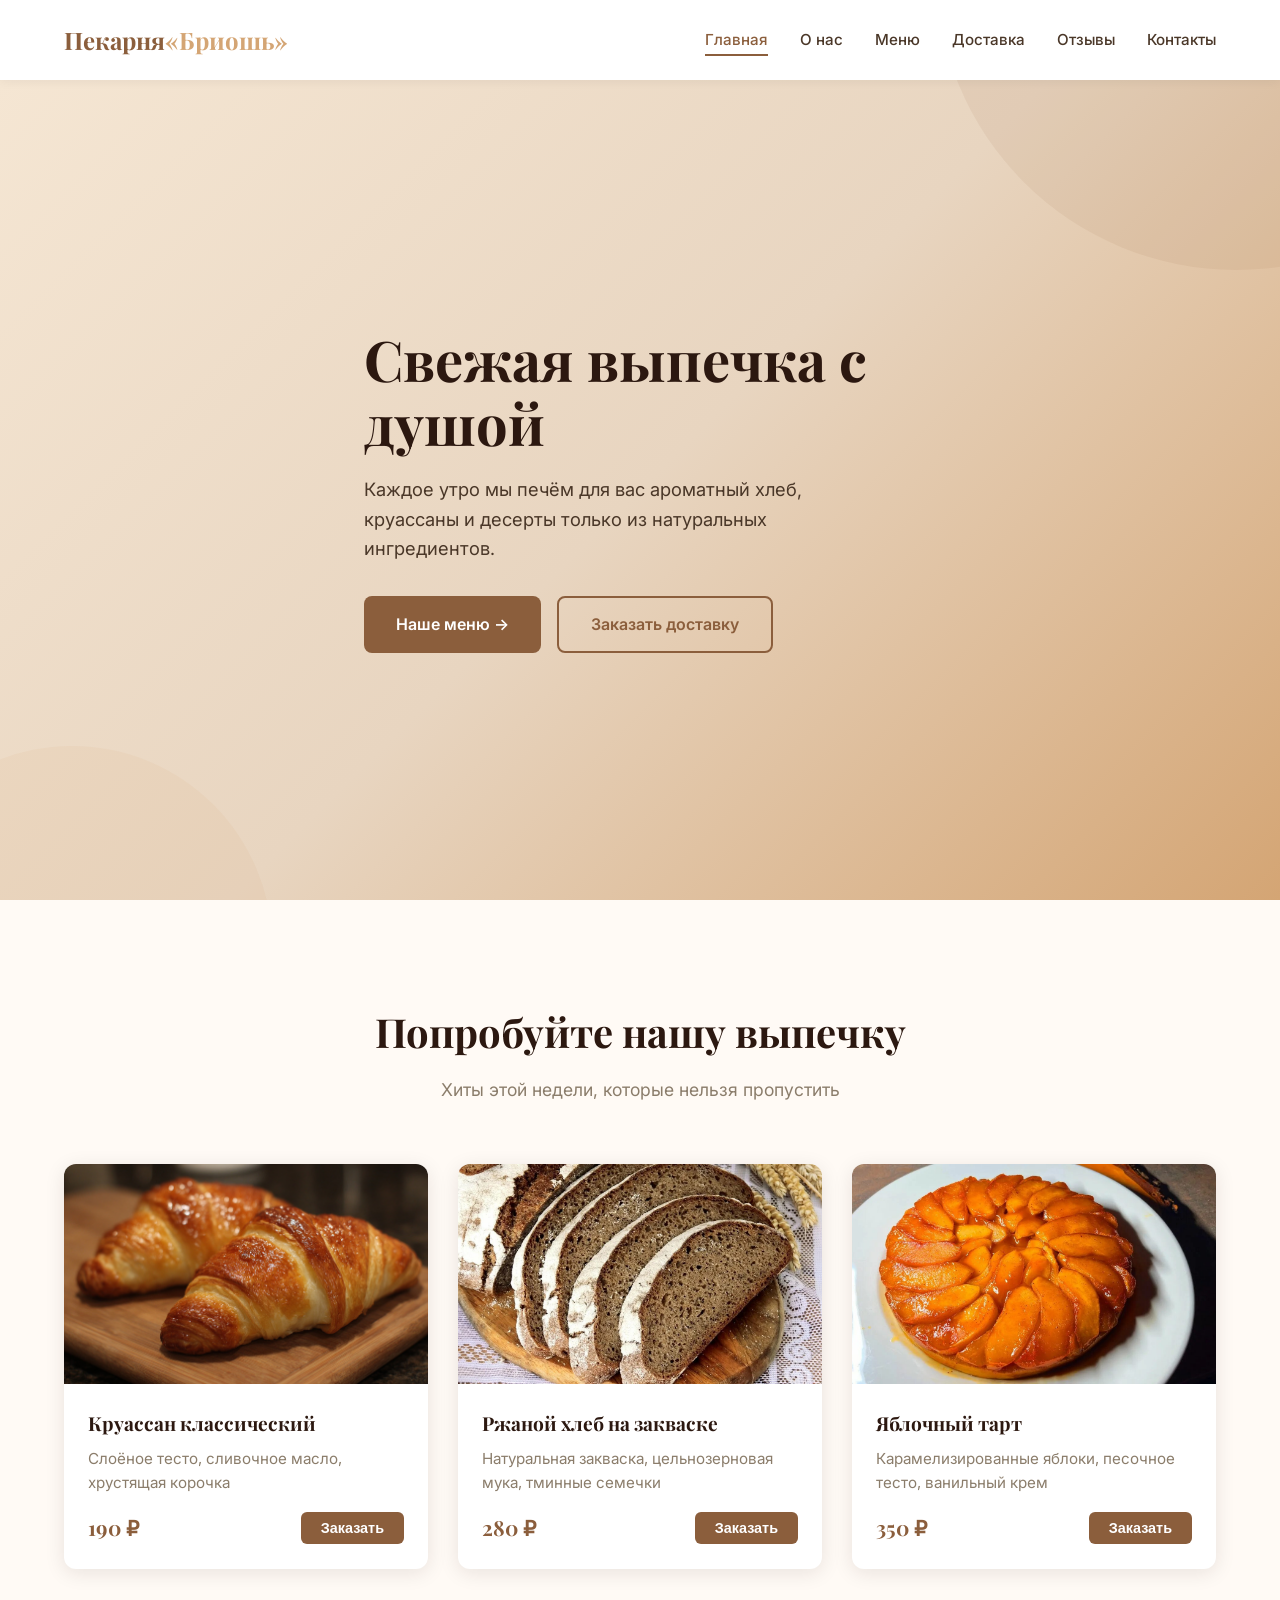
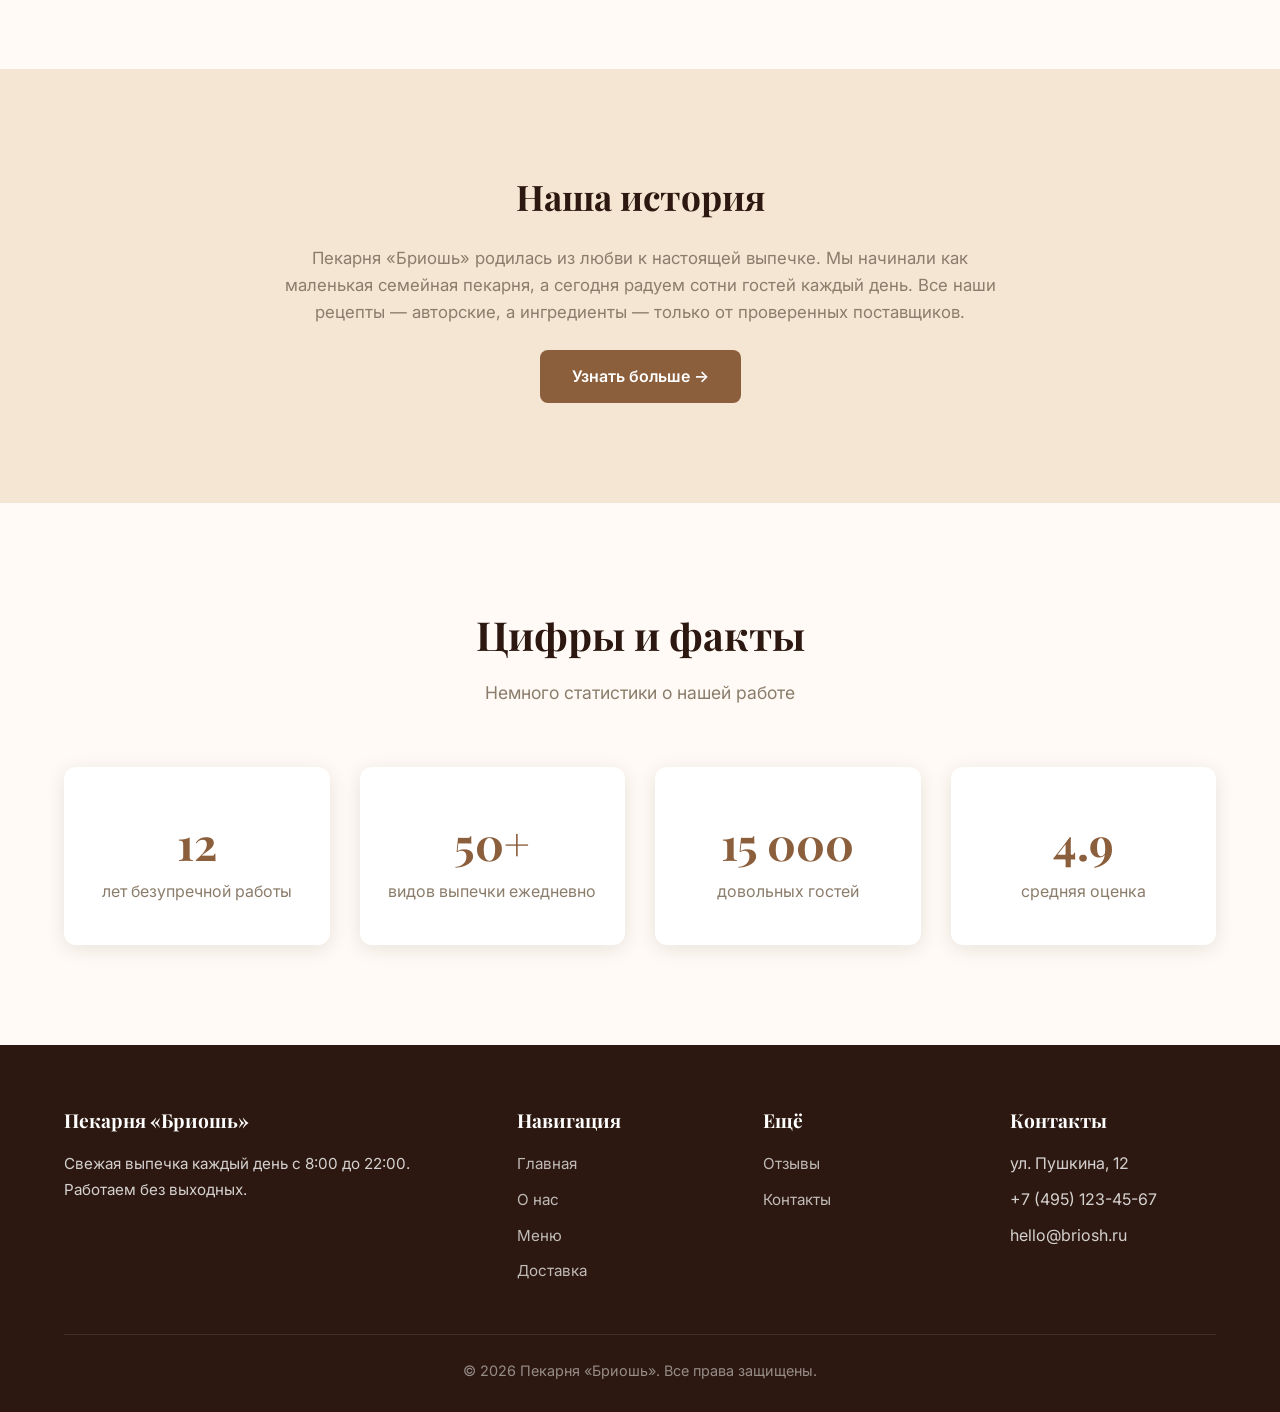
<file: index.html>
<!DOCTYPE html>
<html lang="ru">
<head>
  <meta charset="UTF-8">
  <meta name="viewport" content="width=device-width, initial-scale=1.0">
  <title>Пекарня «Бриошь» — Свежая выпечка каждый день</title>
  <link rel="stylesheet" href="styles.css">
</head>
<body>

<header class="header">
  <div class="container header-inner">
    <a href="index.html" class="logo">Пекарня<span>«Бриошь»</span></a>
    <nav class="nav">
      <a href="index.html">Главная</a>
      <a href="about.html">О нас</a>
      <a href="menu.html">Меню</a>
      <a href="delivery.html">Доставка</a>
      <a href="reviews.html">Отзывы</a>
      <a href="contacts.html">Контакты</a>
    </nav>
    <button class="burger" aria-label="Меню">
      <span></span><span></span><span></span>
    </button>
  </div>
</header>

<section class="hero">
  <div class="container hero-content">
    <h1>Свежая выпечка с душой</h1>
    <p>Каждое утро мы печём для вас ароматный хлеб, круассаны и десерты только из натуральных ингредиентов.</p>
    <div class="hero-buttons">
      <a href="menu.html" class="btn btn-primary">Наше меню →</a>
      <a href="delivery.html" class="btn btn-outline">Заказать доставку</a>
    </div>
  </div>
</section>

<section class="section">
  <div class="container">
    <h2 class="section-title fade-in">Попробуйте нашу выпечку</h2>
    <p class="section-subtitle fade-in">Хиты этой недели, которые нельзя пропустить</p>
    <div class="featured-grid">

      <div class="product-card fade-in">
        <img class="product-img" src="croissant.jpg" alt="Круассан">
        <div class="product-body">
          <h3>Круассан классический</h3>
          <p>Слоёное тесто, сливочное масло, хрустящая корочка</p>
          <div class="product-footer">
            <span class="product-price">190 ₽</span>
            <button class="btn btn-primary btn-small">Заказать</button>
          </div>
        </div>
      </div>

      <div class="product-card fade-in">
        <img class="product-img" src="bread.jpg" alt="Ржаной хлеб">
        <div class="product-body">
          <h3>Ржаной хлеб на закваске</h3>
          <p>Натуральная закваска, цельнозерновая мука, тминные семечки</p>
          <div class="product-footer">
            <span class="product-price">280 ₽</span>
            <button class="btn btn-primary btn-small">Заказать</button>
          </div>
        </div>
      </div>

      <div class="product-card fade-in">
        <img class="product-img" src="tart.jpg" alt="Яблочный тарт">
        <div class="product-body">
          <h3>Яблочный тарт</h3>
          <p>Карамелизированные яблоки, песочное тесто, ванильный крем</p>
          <div class="product-footer">
            <span class="product-price">350 ₽</span>
            <button class="btn btn-primary btn-small">Заказать</button>
          </div>
        </div>
      </div>

    </div>
  </div>
</section>

<section class="section" style="background: var(--accent);">
  <div class="container">
    <div class="about-preview" style="grid-template-columns: 1fr;">
      <div class="fade-in" style="text-align: center; max-width: 720px; margin: 0 auto;">
        <h2>Наша история</h2>
        <p>Пекарня «Бриошь» родилась из любви к настоящей выпечке. Мы начинали как маленькая семейная пекарня, а сегодня радуем сотни гостей каждый день. Все наши рецепты — авторские, а ингредиенты — только от проверенных поставщиков.</p>
        <a href="about.html" class="btn btn-primary">Узнать больше →</a>
      </div>
    </div>
  </div>
</section>

<section class="section">
  <div class="container">
    <h2 class="section-title fade-in">Цифры и факты</h2>
    <p class="section-subtitle fade-in">Немного статистики о нашей работе</p>
    <div class="stats-grid">
      <div class="stat-item fade-in">
        <span class="stat-number">12</span>
        <span class="stat-label">лет безупречной работы</span>
      </div>
      <div class="stat-item fade-in">
        <span class="stat-number">50+</span>
        <span class="stat-label">видов выпечки ежедневно</span>
      </div>
      <div class="stat-item fade-in">
        <span class="stat-number">15 000</span>
        <span class="stat-label">довольных гостей</span>
      </div>
      <div class="stat-item fade-in">
        <span class="stat-number">4.9</span>
        <span class="stat-label">средняя оценка</span>
      </div>
    </div>
  </div>
</section>

<footer class="footer">
  <div class="container">
    <div class="footer-grid">
      <div>
        <h3>Пекарня «Бриошь»</h3>
        <p>Свежая выпечка каждый день с 8:00 до 22:00. Работаем без выходных.</p>
      </div>
      <div>
        <h3>Навигация</h3>
        <ul class="footer-links">
          <li><a href="index.html">Главная</a></li>
          <li><a href="about.html">О нас</a></li>
          <li><a href="menu.html">Меню</a></li>
          <li><a href="delivery.html">Доставка</a></li>
        </ul>
      </div>
      <div>
        <h3>Ещё</h3>
        <ul class="footer-links">
          <li><a href="reviews.html">Отзывы</a></li>
          <li><a href="contacts.html">Контакты</a></li>
        </ul>
      </div>
      <div>
        <h3>Контакты</h3>
        <ul class="footer-links">
          <li>ул. Пушкина, 12</li>
          <li>+7 (495) 123-45-67</li>
          <li>hello@briosh.ru</li>
        </ul>
      </div>
    </div>
    <div class="footer-bottom">
      © 2026 Пекарня «Бриошь». Все права защищены.
    </div>
  </div>
</footer>

<script src="script.js"></script>
</body>
</html>
</file>
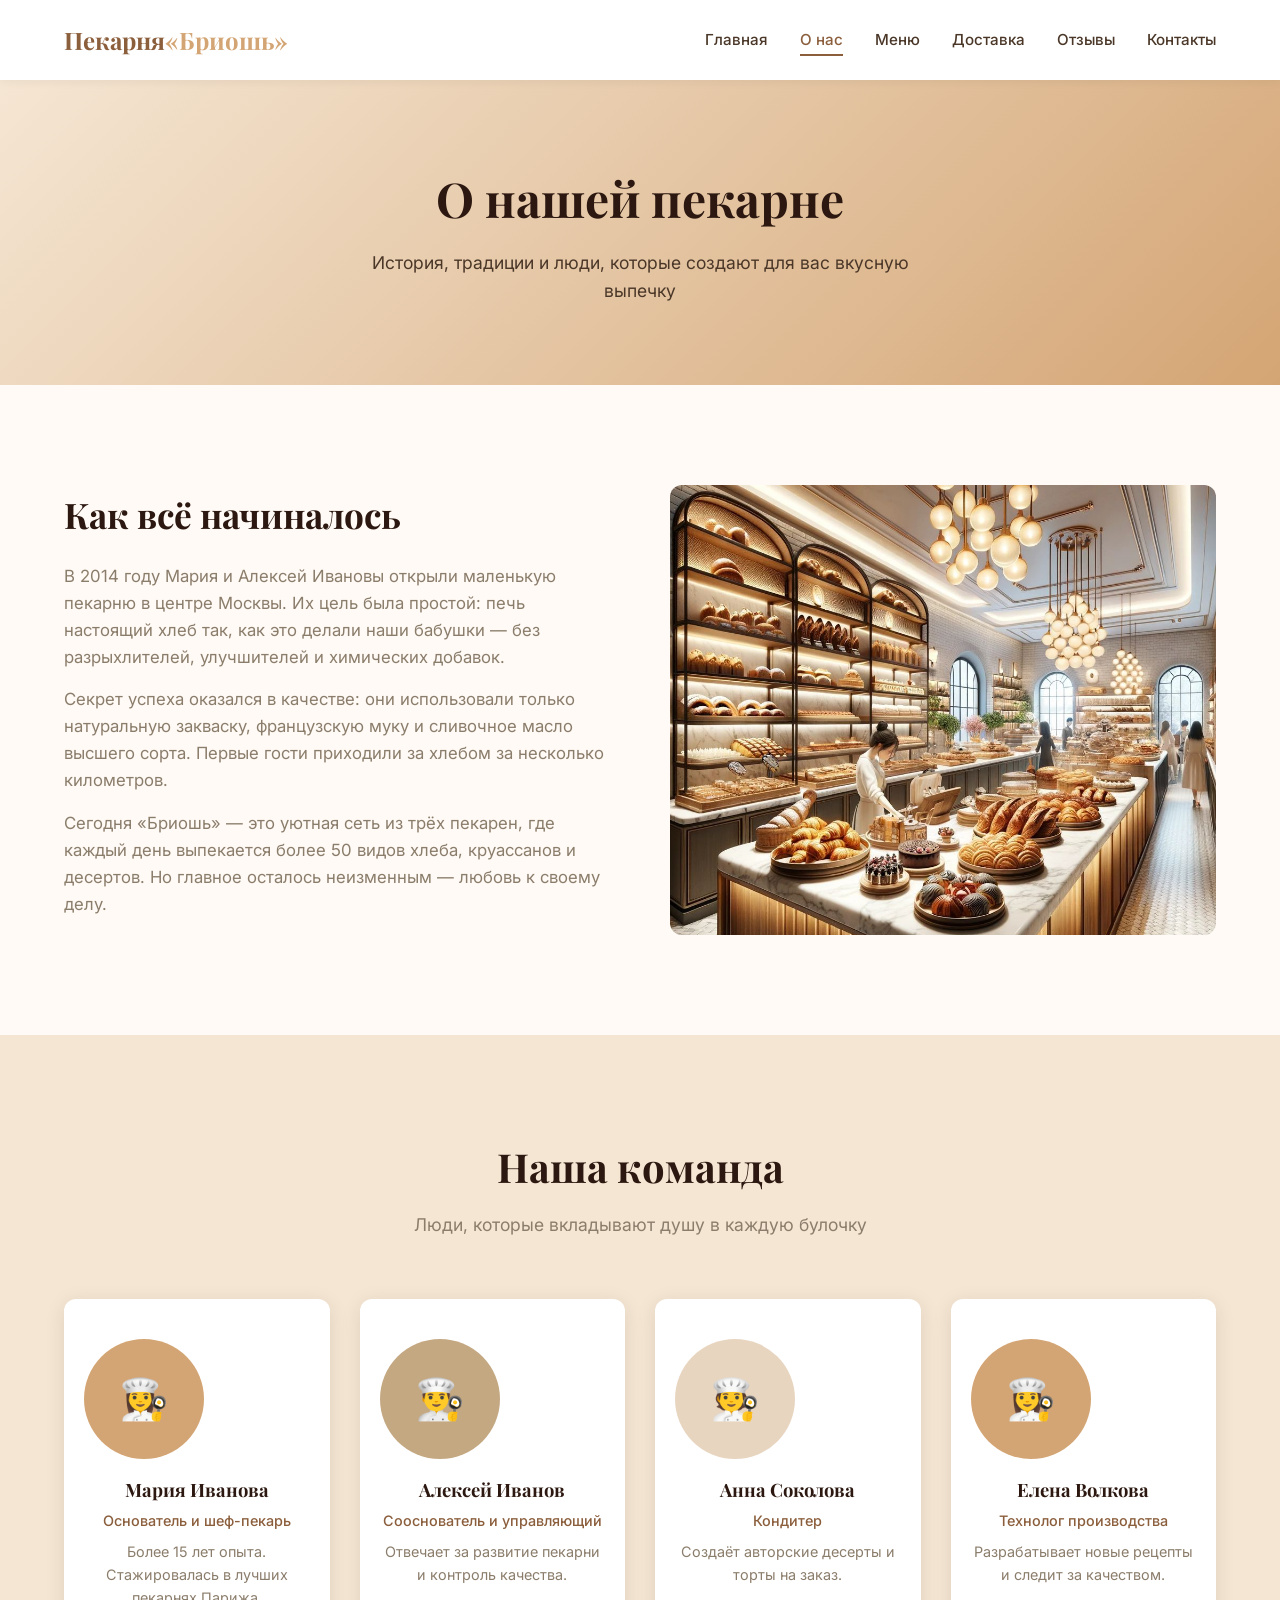
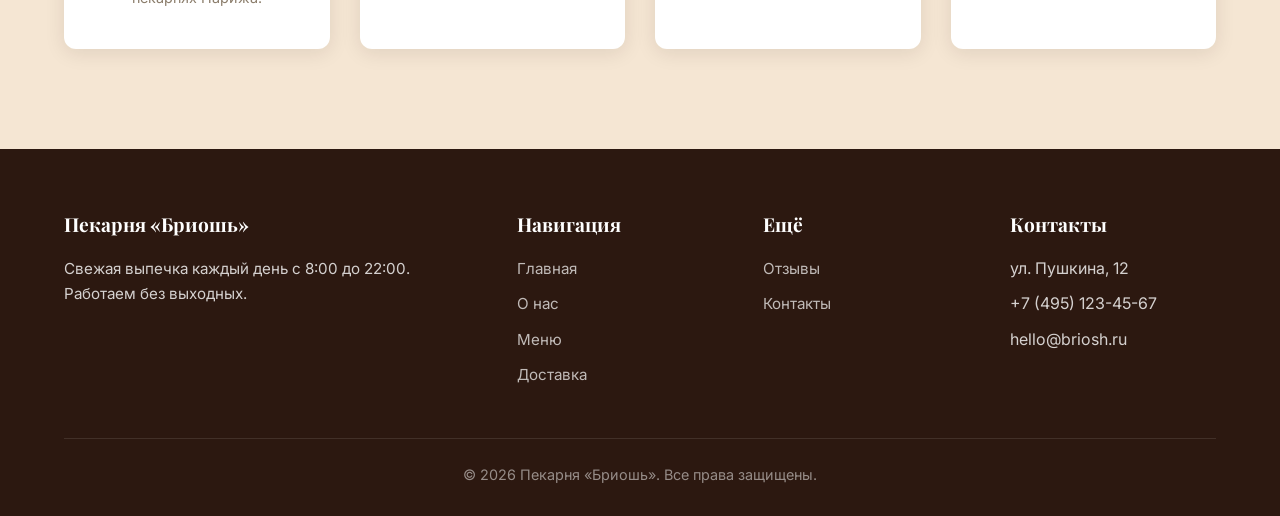
<file: about.html>
<!DOCTYPE html>
<html lang="ru">
<head>
  <meta charset="UTF-8">
  <meta name="viewport" content="width=device-width, initial-scale=1.0">
  <title>О нас — Пекарня «Бриошь»</title>
  <link rel="stylesheet" href="styles.css">
</head>
<body>

<header class="header">
  <div class="container header-inner">
    <a href="index.html" class="logo">Пекарня<span>«Бриошь»</span></a>
    <nav class="nav">
      <a href="index.html">Главная</a>
      <a href="about.html">О нас</a>
      <a href="menu.html">Меню</a>
      <a href="delivery.html">Доставка</a>
      <a href="reviews.html">Отзывы</a>
      <a href="contacts.html">Контакты</a>
    </nav>
    <button class="burger" aria-label="Меню">
      <span></span><span></span><span></span>
    </button>
  </div>
</header>

<section class="page-header">
  <div class="container">
    <h1>О нашей пекарне</h1>
    <p>История, традиции и люди, которые создают для вас вкусную выпечку</p>
  </div>
</section>

<section class="section">
  <div class="container">
    <div class="about-story">
      <div class="fade-in">
        <h2>Как всё начиналось</h2>
        <p>В 2014 году Мария и Алексей Ивановы открыли маленькую пекарню в центре Москвы. Их цель была простой: печь настоящий хлеб так, как это делали наши бабушки — без разрыхлителей, улучшителей и химических добавок.</p>
        <p>Секрет успеха оказался в качестве: они использовали только натуральную закваску, французскую муку и сливочное масло высшего сорта. Первые гости приходили за хлебом за несколько километров.</p>
        <p>Сегодня «Бриошь» — это уютная сеть из трёх пекарен, где каждый день выпекается более 50 видов хлеба, круассанов и десертов. Но главное осталось неизменным — любовь к своему делу.</p>
      </div>
      <img class="about-story-img fade-in" src="bakery-interior.jpg" alt="Интерьер пекарни">
    </div>
  </div>
</section>

<section class="section" style="background: var(--accent);">
  <div class="container">
    <h2 class="section-title fade-in">Наша команда</h2>
    <p class="section-subtitle fade-in">Люди, которые вкладывают душу в каждую булочку</p>
    <div class="team-grid">

      <div class="team-card fade-in">
        <div class="team-img" style="background: #D4A574; display: flex; align-items: center; justify-content: center; font-size: 2.5rem; color: white;">👩‍🍳</div>
        <h3>Мария Иванова</h3>
        <p class="role">Основатель и шеф-пекарь</p>
        <p style="color: var(--text-light); font-size: 0.9rem; margin-top: 8px;">Более 15 лет опыта. Стажировалась в лучших пекарнях Парижа.</p>
      </div>

      <div class="team-card fade-in">
        <div class="team-img" style="background: #C4A882; display: flex; align-items: center; justify-content: center; font-size: 2.5rem; color: white;">👨‍🍳</div>
        <h3>Алексей Иванов</h3>
        <p class="role">Сооснователь и управляющий</p>
        <p style="color: var(--text-light); font-size: 0.9rem; margin-top: 8px;">Отвечает за развитие пекарни и контроль качества.</p>
      </div>

      <div class="team-card fade-in">
        <div class="team-img" style="background: #E8D5C0; display: flex; align-items: center; justify-content: center; font-size: 2.5rem; color: white;">🧑‍🍳</div>
        <h3>Анна Соколова</h3>
        <p class="role">Кондитер</p>
        <p style="color: var(--text-light); font-size: 0.9rem; margin-top: 8px;">Создаёт авторские десерты и торты на заказ.</p>
      </div>

      <div class="team-card fade-in">
        <div class="team-img" style="background: #D4A574; display: flex; align-items: center; justify-content: center; font-size: 2.5rem; color: white;">👩‍🍳</div>
        <h3>Елена Волкова</h3>
        <p class="role">Технолог производства</p>
        <p style="color: var(--text-light); font-size: 0.9rem; margin-top: 8px;">Разрабатывает новые рецепты и следит за качеством.</p>
      </div>

    </div>
  </div>
</section>

<footer class="footer">
  <div class="container">
    <div class="footer-grid">
      <div>
        <h3>Пекарня «Бриошь»</h3>
        <p>Свежая выпечка каждый день с 8:00 до 22:00. Работаем без выходных.</p>
      </div>
      <div>
        <h3>Навигация</h3>
        <ul class="footer-links">
          <li><a href="index.html">Главная</a></li>
          <li><a href="about.html">О нас</a></li>
          <li><a href="menu.html">Меню</a></li>
          <li><a href="delivery.html">Доставка</a></li>
        </ul>
      </div>
      <div>
        <h3>Ещё</h3>
        <ul class="footer-links">
          <li><a href="reviews.html">Отзывы</a></li>
          <li><a href="contacts.html">Контакты</a></li>
        </ul>
      </div>
      <div>
        <h3>Контакты</h3>
        <ul class="footer-links">
          <li>ул. Пушкина, 12</li>
          <li>+7 (495) 123-45-67</li>
          <li>hello@briosh.ru</li>
        </ul>
      </div>
    </div>
    <div class="footer-bottom">
      © 2026 Пекарня «Бриошь». Все права защищены.
    </div>
  </div>
</footer>

<script src="script.js"></script>
</body>
</html>
</file>
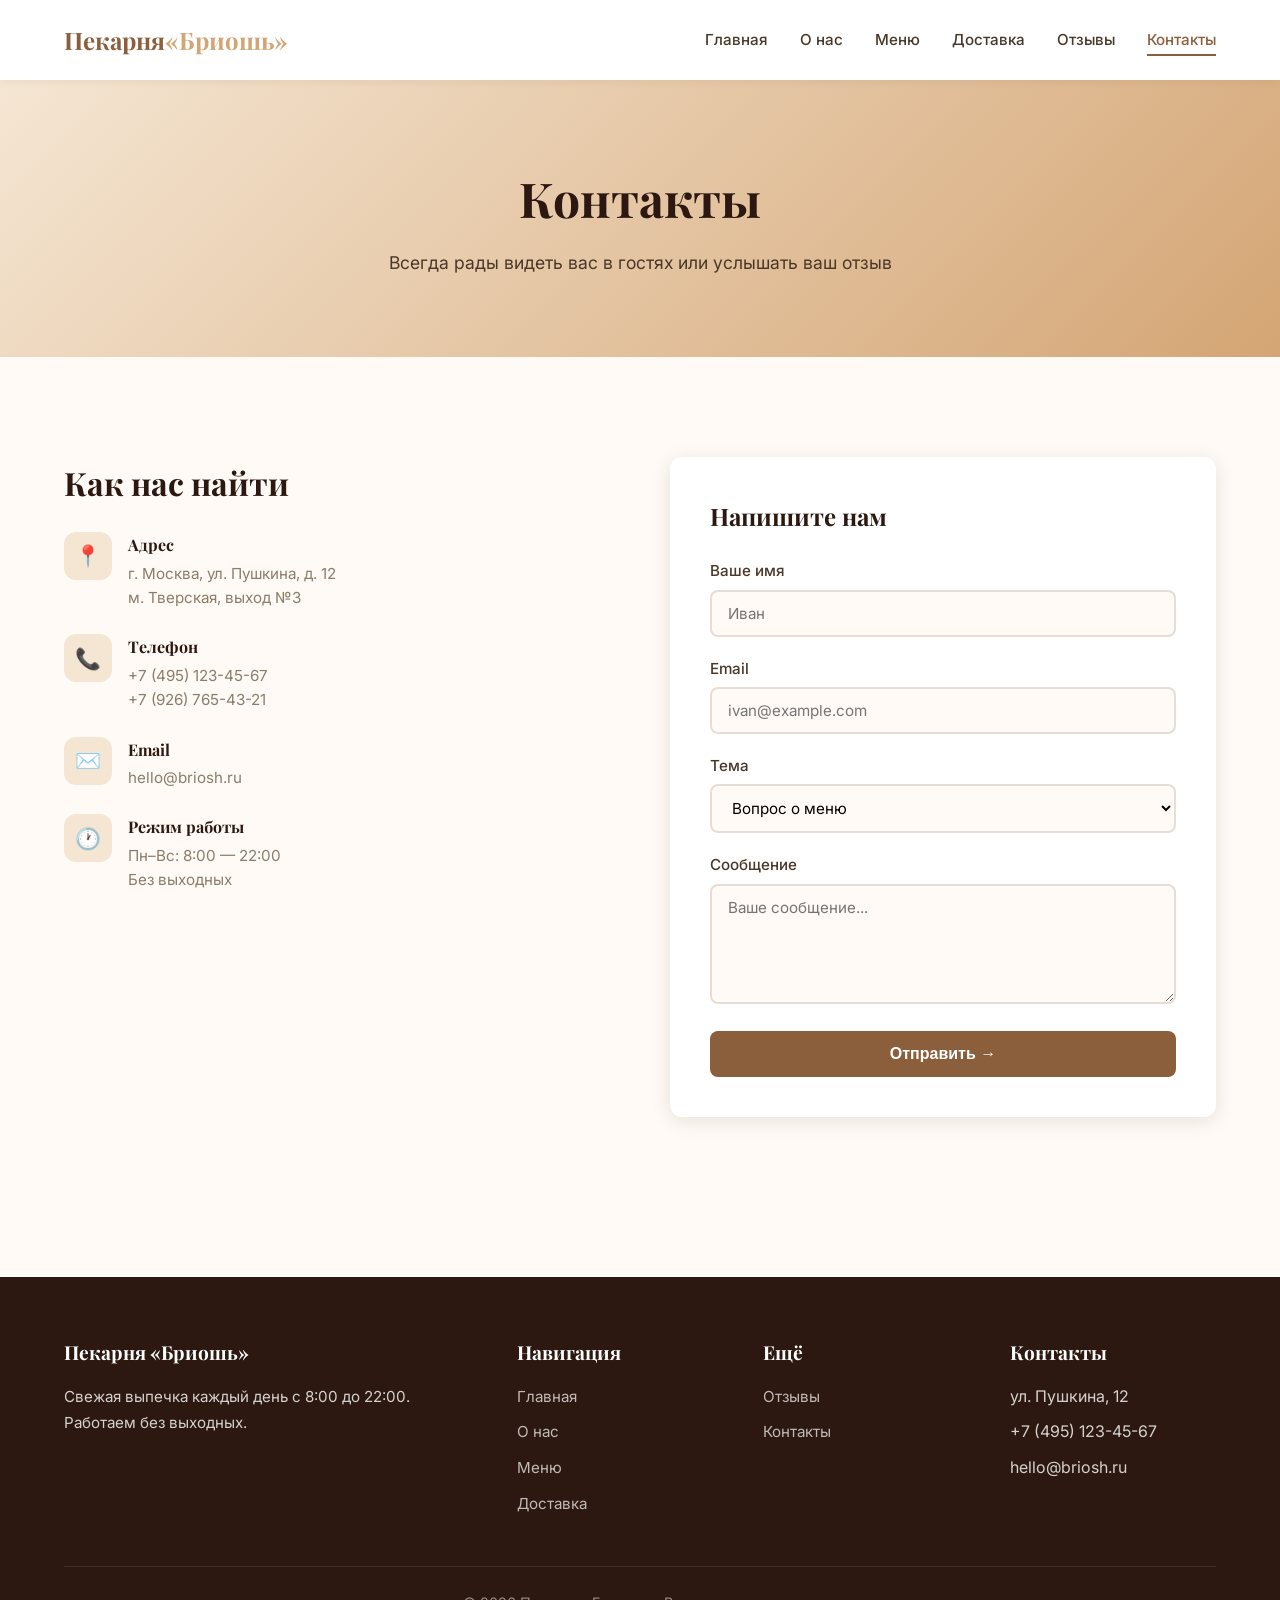
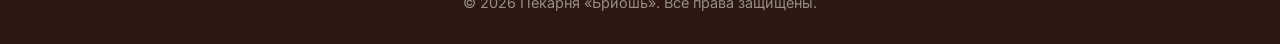
<file: contacts.html>
<!DOCTYPE html>
<html lang="ru">
<head>
  <meta charset="UTF-8">
  <meta name="viewport" content="width=device-width, initial-scale=1.0">
  <title>Контакты — Пекарня «Бриошь»</title>
  <link rel="stylesheet" href="styles.css">
</head>
<body>

<header class="header">
  <div class="container header-inner">
    <a href="index.html" class="logo">Пекарня<span>«Бриошь»</span></a>
    <nav class="nav">
      <a href="index.html">Главная</a>
      <a href="about.html">О нас</a>
      <a href="menu.html">Меню</a>
      <a href="delivery.html">Доставка</a>
      <a href="reviews.html">Отзывы</a>
      <a href="contacts.html">Контакты</a>
    </nav>
    <button class="burger" aria-label="Меню">
      <span></span><span></span><span></span>
    </button>
  </div>
</header>

<section class="page-header">
  <div class="container">
    <h1>Контакты</h1>
    <p>Всегда рады видеть вас в гостях или услышать ваш отзыв</p>
  </div>
</section>

<section class="section">
  <div class="container">
    <div class="contact-grid">

      <div class="contact-info fade-in">
        <h2>Как нас найти</h2>

        <div class="contact-detail">
          <div class="contact-icon">📍</div>
          <div>
            <h4>Адрес</h4>
            <p>г. Москва, ул. Пушкина, д. 12<br>м. Тверская, выход №3</p>
          </div>
        </div>

        <div class="contact-detail">
          <div class="contact-icon">📞</div>
          <div>
            <h4>Телефон</h4>
            <p>+7 (495) 123-45-67<br>+7 (926) 765-43-21</p>
          </div>
        </div>

        <div class="contact-detail">
          <div class="contact-icon">✉️</div>
          <div>
            <h4>Email</h4>
            <p>hello@briosh.ru</p>
          </div>
        </div>

        <div class="contact-detail">
          <div class="contact-icon">🕐</div>
          <div>
            <h4>Режим работы</h4>
            <p>Пн–Вс: 8:00 — 22:00<br>Без выходных</p>
          </div>
        </div>

      </div>

      <form class="contact-form fade-in" id="contactForm">
        <h3 style="font-family: 'Playfair Display', serif; font-size: 1.5rem; margin-bottom: 24px;">Напишите нам</h3>

        <div class="form-group">
          <label for="name">Ваше имя</label>
          <input type="text" id="name" name="name" required placeholder="Иван">
        </div>

        <div class="form-group">
          <label for="email">Email</label>
          <input type="email" id="email" name="email" required placeholder="ivan@example.com">
        </div>

        <div class="form-group">
          <label for="topic">Тема</label>
          <select id="topic" name="topic">
            <option>Вопрос о меню</option>
            <option>Заказ и доставка</option>
            <option>Сотрудничество</option>
            <option>Предложение / жалоба</option>
            <option>Другое</option>
          </select>
        </div>

        <div class="form-group">
          <label for="message">Сообщение</label>
          <textarea id="message" name="message" required placeholder="Ваше сообщение..."></textarea>
        </div>

        <button type="submit" class="btn btn-primary" style="width: 100%; justify-content: center;">Отправить →</button>
      </form>

    </div>
    <div style="margin-top: 60px; border-radius: var(--radius); overflow: hidden; box-shadow: var(--shadow);">
      <script type="text/javascript" charset="utf-8" async src="https://api-maps.yandex.ru/services/constructor/1.0/js/?um=constructor%3A0bc4c500aa903bc2e4a2979c85a34f7838360769fd1cff666d515bc014fcce67&amp;width=100%25&amp;height=400&amp;lang=ru_RU&amp;scroll=true"></script>
    </div>
  </div>
</section>

<footer class="footer">
  <div class="container">
    <div class="footer-grid">
      <div>
        <h3>Пекарня «Бриошь»</h3>
        <p>Свежая выпечка каждый день с 8:00 до 22:00. Работаем без выходных.</p>
      </div>
      <div>
        <h3>Навигация</h3>
        <ul class="footer-links">
          <li><a href="index.html">Главная</a></li>
          <li><a href="about.html">О нас</a></li>
          <li><a href="menu.html">Меню</a></li>
          <li><a href="delivery.html">Доставка</a></li>
        </ul>
      </div>
      <div>
        <h3>Ещё</h3>
        <ul class="footer-links">
          <li><a href="reviews.html">Отзывы</a></li>
          <li><a href="contacts.html">Контакты</a></li>
        </ul>
      </div>
      <div>
        <h3>Контакты</h3>
        <ul class="footer-links">
          <li>ул. Пушкина, 12</li>
          <li>+7 (495) 123-45-67</li>
          <li>hello@briosh.ru</li>
        </ul>
      </div>
    </div>
    <div class="footer-bottom">
      © 2026 Пекарня «Бриошь». Все права защищены.
    </div>
  </div>
</footer>

<script src="script.js"></script>
</body>
</html>
</file>
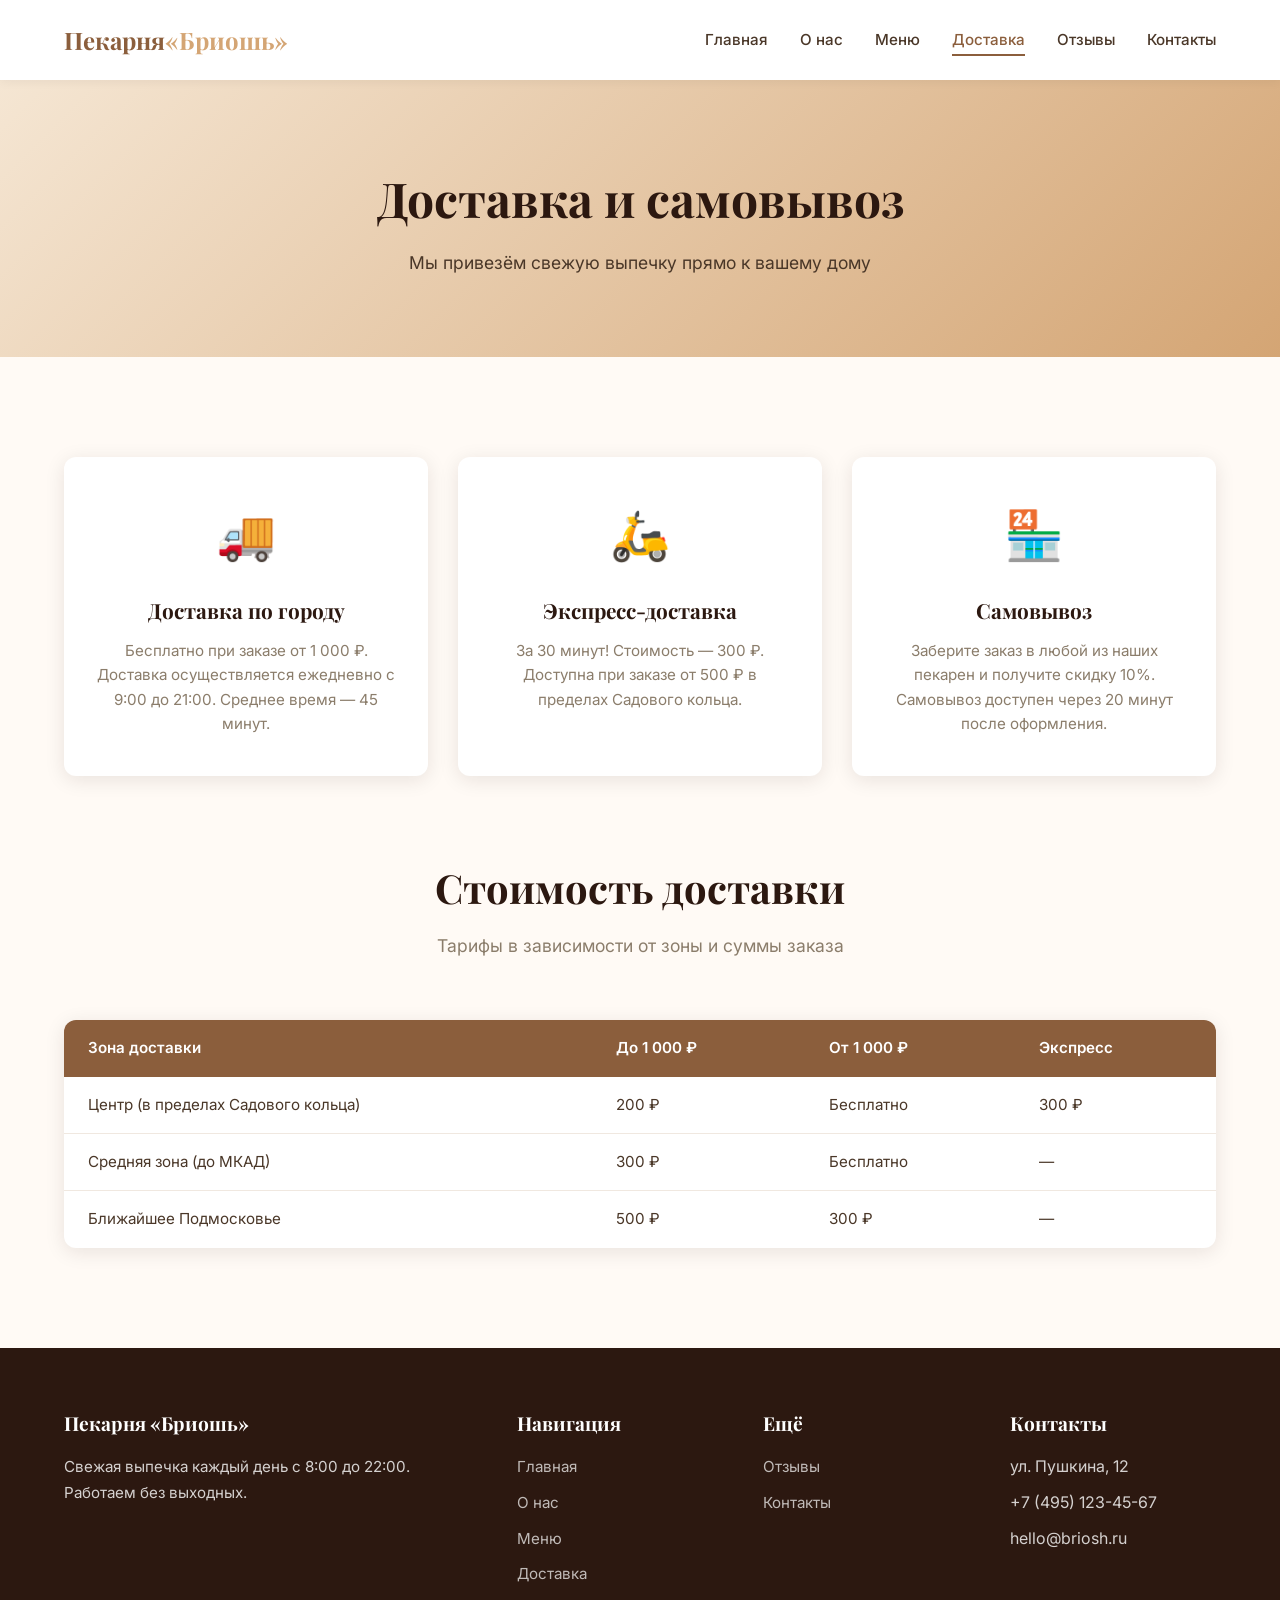
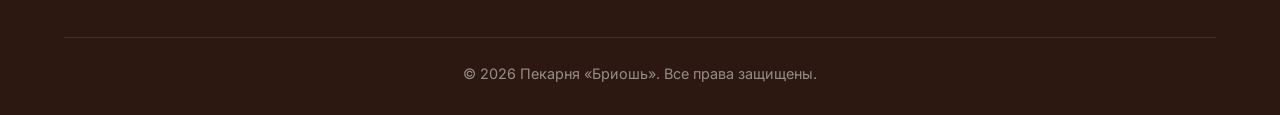
<file: delivery.html>
<!DOCTYPE html>
<html lang="ru">
<head>
  <meta charset="UTF-8">
  <meta name="viewport" content="width=device-width, initial-scale=1.0">
  <title>Доставка — Пекарня «Бриошь»</title>
  <link rel="stylesheet" href="styles.css">
</head>
<body>

<header class="header">
  <div class="container header-inner">
    <a href="index.html" class="logo">Пекарня<span>«Бриошь»</span></a>
    <nav class="nav">
      <a href="index.html">Главная</a>
      <a href="about.html">О нас</a>
      <a href="menu.html">Меню</a>
      <a href="delivery.html">Доставка</a>
      <a href="reviews.html">Отзывы</a>
      <a href="contacts.html">Контакты</a>
    </nav>
    <button class="burger" aria-label="Меню">
      <span></span><span></span><span></span>
    </button>
  </div>
</header>

<section class="page-header">
  <div class="container">
    <h1>Доставка и самовывоз</h1>
    <p>Мы привезём свежую выпечку прямо к вашему дому</p>
  </div>
</section>

<section class="section">
  <div class="container">
    <div class="delivery-grid">

      <div class="delivery-card fade-in">
        <div class="delivery-icon">🚚</div>
        <h3>Доставка по городу</h3>
        <p>Бесплатно при заказе от 1 000 ₽. Доставка осуществляется ежедневно с 9:00 до 21:00. Среднее время — 45 минут.</p>
      </div>

      <div class="delivery-card fade-in">
        <div class="delivery-icon">🛵</div>
        <h3>Экспресс-доставка</h3>
        <p>За 30 минут! Стоимость — 300 ₽. Доступна при заказе от 500 ₽ в пределах Садового кольца.</p>
      </div>

      <div class="delivery-card fade-in">
        <div class="delivery-icon">🏪</div>
        <h3>Самовывоз</h3>
        <p>Заберите заказ в любой из наших пекарен и получите скидку 10%. Самовывоз доступен через 20 минут после оформления.</p>
      </div>

    </div>

    <h2 class="section-title fade-in" style="margin-top: 80px;">Стоимость доставки</h2>
    <p class="section-subtitle fade-in">Тарифы в зависимости от зоны и суммы заказа</p>

    <table class="price-table fade-in">
      <thead>
        <tr>
          <th>Зона доставки</th>
          <th>До 1 000 ₽</th>
          <th>От 1 000 ₽</th>
          <th>Экспресс</th>
        </tr>
      </thead>
      <tbody>
        <tr>
          <td>Центр (в пределах Садового кольца)</td>
          <td>200 ₽</td>
          <td>Бесплатно</td>
          <td>300 ₽</td>
        </tr>
        <tr>
          <td>Средняя зона (до МКАД)</td>
          <td>300 ₽</td>
          <td>Бесплатно</td>
          <td>—</td>
        </tr>
        <tr>
          <td>Ближайшее Подмосковье</td>
          <td>500 ₽</td>
          <td>300 ₽</td>
          <td>—</td>
        </tr>
      </tbody>
    </table>
  </div>
</section>

<footer class="footer">
  <div class="container">
    <div class="footer-grid">
      <div>
        <h3>Пекарня «Бриошь»</h3>
        <p>Свежая выпечка каждый день с 8:00 до 22:00. Работаем без выходных.</p>
      </div>
      <div>
        <h3>Навигация</h3>
        <ul class="footer-links">
          <li><a href="index.html">Главная</a></li>
          <li><a href="about.html">О нас</a></li>
          <li><a href="menu.html">Меню</a></li>
          <li><a href="delivery.html">Доставка</a></li>
        </ul>
      </div>
      <div>
        <h3>Ещё</h3>
        <ul class="footer-links">
          <li><a href="reviews.html">Отзывы</a></li>
          <li><a href="contacts.html">Контакты</a></li>
        </ul>
      </div>
      <div>
        <h3>Контакты</h3>
        <ul class="footer-links">
          <li>ул. Пушкина, 12</li>
          <li>+7 (495) 123-45-67</li>
          <li>hello@briosh.ru</li>
        </ul>
      </div>
    </div>
    <div class="footer-bottom">
      © 2026 Пекарня «Бриошь». Все права защищены.
    </div>
  </div>
</footer>

<script src="script.js"></script>
</body>
</html>
</file>
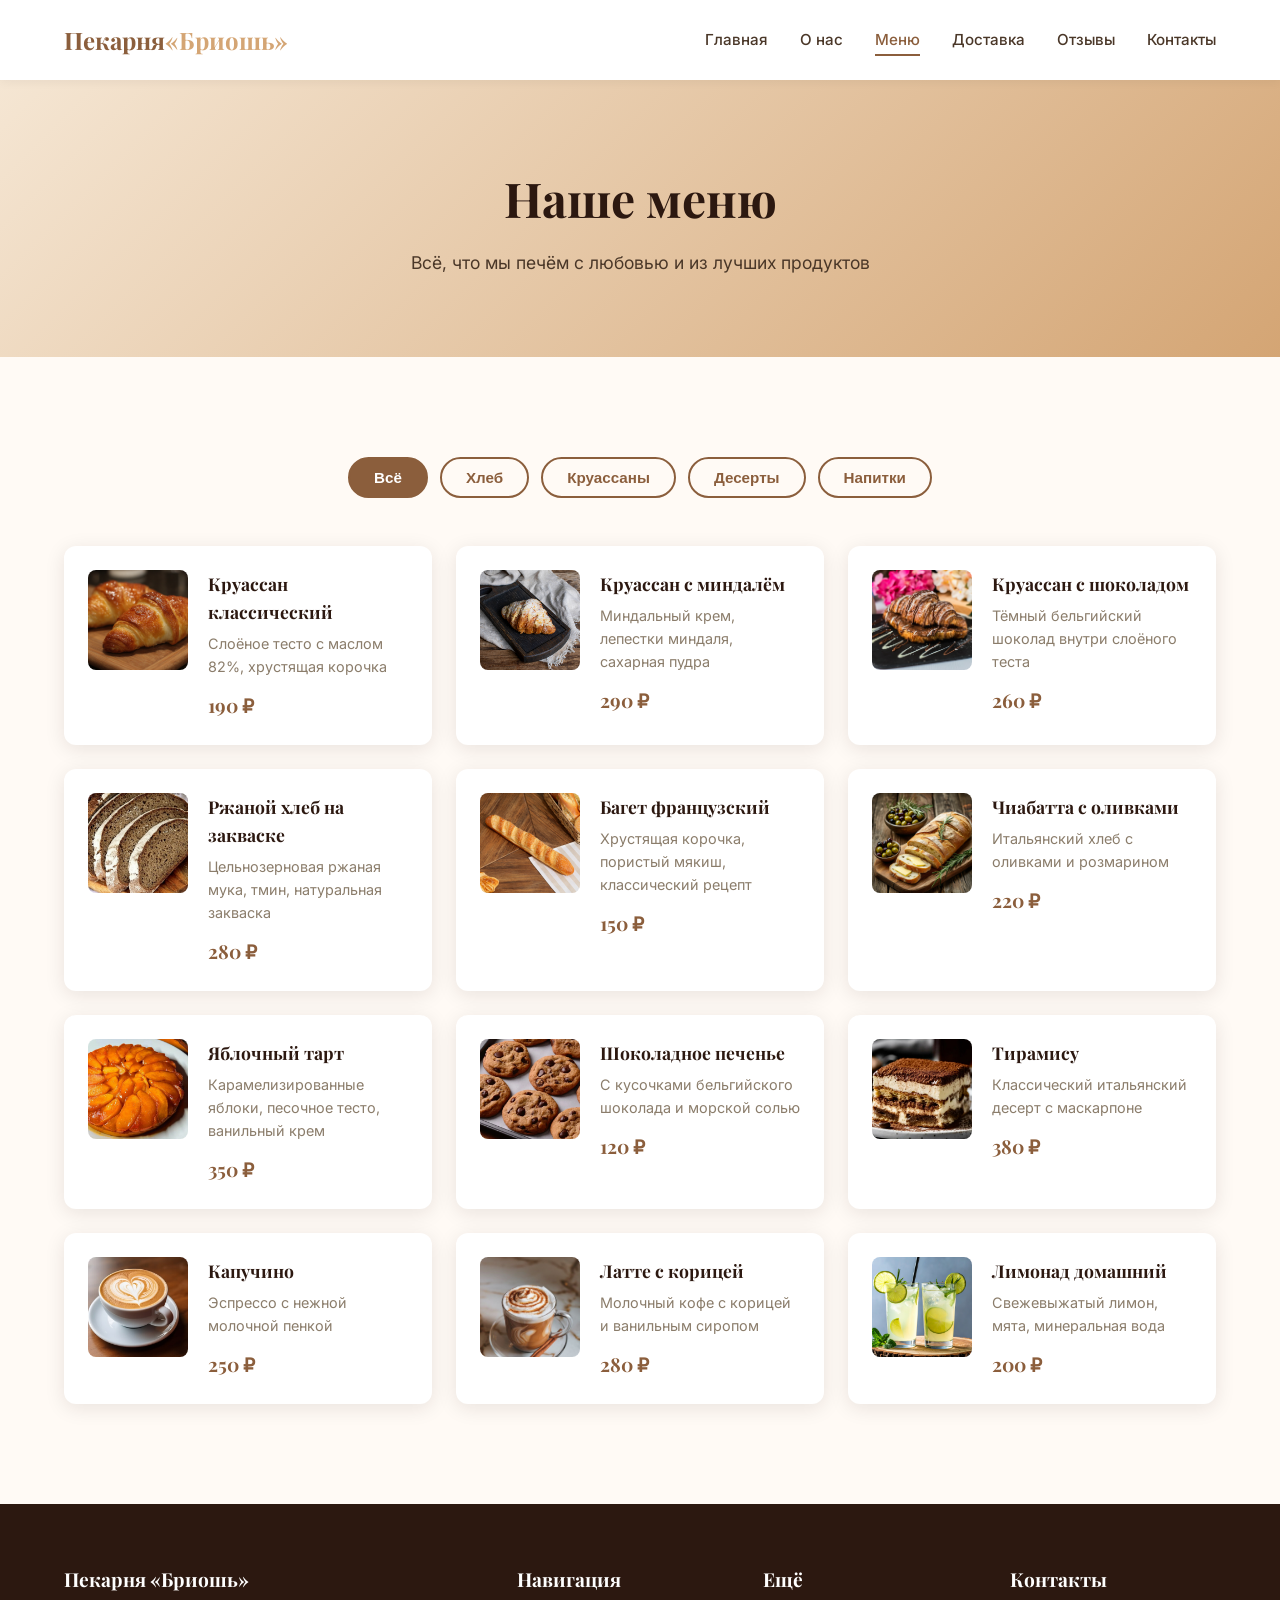
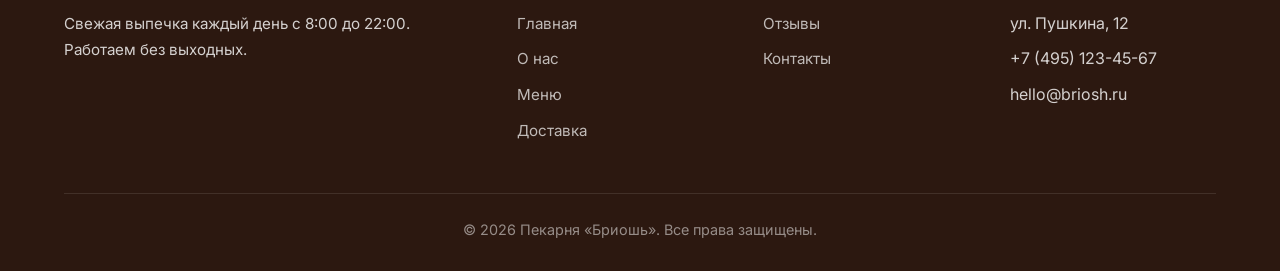
<file: menu.html>
<!DOCTYPE html>
<html lang="ru">
<head>
  <meta charset="UTF-8">
  <meta name="viewport" content="width=device-width, initial-scale=1.0">
  <title>Меню — Пекарня «Бриошь»</title>
  <link rel="stylesheet" href="styles.css">
</head>
<body>

<header class="header">
  <div class="container header-inner">
    <a href="index.html" class="logo">Пекарня<span>«Бриошь»</span></a>
    <nav class="nav">
      <a href="index.html">Главная</a>
      <a href="about.html">О нас</a>
      <a href="menu.html">Меню</a>
      <a href="delivery.html">Доставка</a>
      <a href="reviews.html">Отзывы</a>
      <a href="contacts.html">Контакты</a>
    </nav>
    <button class="burger" aria-label="Меню">
      <span></span><span></span><span></span>
    </button>
  </div>
</header>

<section class="page-header">
  <div class="container">
    <h1>Наше меню</h1>
    <p>Всё, что мы печём с любовью и из лучших продуктов</p>
  </div>
</section>

<section class="section">
  <div class="container">
    <div class="menu-tabs fade-in">
      <button class="menu-tab active" data-filter="all">Всё</button>
      <button class="menu-tab" data-filter="bread">Хлеб</button>
      <button class="menu-tab" data-filter="croissant">Круассаны</button>
      <button class="menu-tab" data-filter="dessert">Десерты</button>
      <button class="menu-tab" data-filter="drink">Напитки</button>
    </div>

    <div class="menu-grid">

      <div class="menu-item fade-in" data-category="croissant">
        <img class="menu-item-img" src="croissant.jpg" alt="Круассан классический">
        <div class="menu-item-info">
          <h3>Круассан классический</h3>
          <p class="desc">Слоёное тесто с маслом 82%, хрустящая корочка</p>
          <span class="price">190 ₽</span>
        </div>
      </div>

      <div class="menu-item fade-in" data-category="croissant">
        <img class="menu-item-img" src="almond.jpg" alt="Круассан с миндалём">
        <div class="menu-item-info">
          <h3>Круассан с миндалём</h3>
          <p class="desc">Миндальный крем, лепестки миндаля, сахарная пудра</p>
          <span class="price">290 ₽</span>
        </div>
      </div>

      <div class="menu-item fade-in" data-category="croissant">
        <img class="menu-item-img" src="choco-croissant.jpg" alt="Круассан с шоколадом">
        <div class="menu-item-info">
          <h3>Круассан с шоколадом</h3>
          <p class="desc">Тёмный бельгийский шоколад внутри слоёного теста</p>
          <span class="price">260 ₽</span>
        </div>
      </div>

      <div class="menu-item fade-in" data-category="bread">
        <img class="menu-item-img" src="bread.jpg" alt="Ржаной хлеб на закваске">
        <div class="menu-item-info">
          <h3>Ржаной хлеб на закваске</h3>
          <p class="desc">Цельнозерновая ржаная мука, тмин, натуральная закваска</p>
          <span class="price">280 ₽</span>
        </div>
      </div>

      <div class="menu-item fade-in" data-category="bread">
        <img class="menu-item-img" src="baguette.jpg" alt="Багет французский">
        <div class="menu-item-info">
          <h3>Багет французский</h3>
          <p class="desc">Хрустящая корочка, пористый мякиш, классический рецепт</p>
          <span class="price">150 ₽</span>
        </div>
      </div>

      <div class="menu-item fade-in" data-category="bread">
        <img class="menu-item-img" src="ciabatta.jpg" alt="Чиабатта с оливками">
        <div class="menu-item-info">
          <h3>Чиабатта с оливками</h3>
          <p class="desc">Итальянский хлеб с оливками и розмарином</p>
          <span class="price">220 ₽</span>
        </div>
      </div>

      <div class="menu-item fade-in" data-category="dessert">
        <img class="menu-item-img" src="tart.jpg" alt="Яблочный тарт">
        <div class="menu-item-info">
          <h3>Яблочный тарт</h3>
          <p class="desc">Карамелизированные яблоки, песочное тесто, ванильный крем</p>
          <span class="price">350 ₽</span>
        </div>
      </div>

      <div class="menu-item fade-in" data-category="dessert">
        <img class="menu-item-img" src="cookie.jpg" alt="Шоколадное печенье">
        <div class="menu-item-info">
          <h3>Шоколадное печенье</h3>
          <p class="desc">С кусочками бельгийского шоколада и морской солью</p>
          <span class="price">120 ₽</span>
        </div>
      </div>

      <div class="menu-item fade-in" data-category="dessert">
        <img class="menu-item-img" src="tiramisu.jpg" alt="Тирамису">
        <div class="menu-item-info">
          <h3>Тирамису</h3>
          <p class="desc">Классический итальянский десерт с маскарпоне</p>
          <span class="price">380 ₽</span>
        </div>
      </div>

      <div class="menu-item fade-in" data-category="drink">
        <img class="menu-item-img" src="cappuccino.jpg" alt="Капучино">
        <div class="menu-item-info">
          <h3>Капучино</h3>
          <p class="desc">Эспрессо с нежной молочной пенкой</p>
          <span class="price">250 ₽</span>
        </div>
      </div>

      <div class="menu-item fade-in" data-category="drink">
        <img class="menu-item-img" src="latte.jpg" alt="Латте с корицей">
        <div class="menu-item-info">
          <h3>Латте с корицей</h3>
          <p class="desc">Молочный кофе с корицей и ванильным сиропом</p>
          <span class="price">280 ₽</span>
        </div>
      </div>

      <div class="menu-item fade-in" data-category="drink">
        <img class="menu-item-img" src="lemonade.jpg" alt="Лимонад домашний">
        <div class="menu-item-info">
          <h3>Лимонад домашний</h3>
          <p class="desc">Свежевыжатый лимон, мята, минеральная вода</p>
          <span class="price">200 ₽</span>
        </div>
      </div>

    </div>
  </div>
</section>

<footer class="footer">
  <div class="container">
    <div class="footer-grid">
      <div>
        <h3>Пекарня «Бриошь»</h3>
        <p>Свежая выпечка каждый день с 8:00 до 22:00. Работаем без выходных.</p>
      </div>
      <div>
        <h3>Навигация</h3>
        <ul class="footer-links">
          <li><a href="index.html">Главная</a></li>
          <li><a href="about.html">О нас</a></li>
          <li><a href="menu.html">Меню</a></li>
          <li><a href="delivery.html">Доставка</a></li>
        </ul>
      </div>
      <div>
        <h3>Ещё</h3>
        <ul class="footer-links">
          <li><a href="reviews.html">Отзывы</a></li>
          <li><a href="contacts.html">Контакты</a></li>
        </ul>
      </div>
      <div>
        <h3>Контакты</h3>
        <ul class="footer-links">
          <li>ул. Пушкина, 12</li>
          <li>+7 (495) 123-45-67</li>
          <li>hello@briosh.ru</li>
        </ul>
      </div>
    </div>
    <div class="footer-bottom">
      © 2026 Пекарня «Бриошь». Все права защищены.
    </div>
  </div>
</footer>

<script src="script.js"></script>
</body>
</html>
</file>
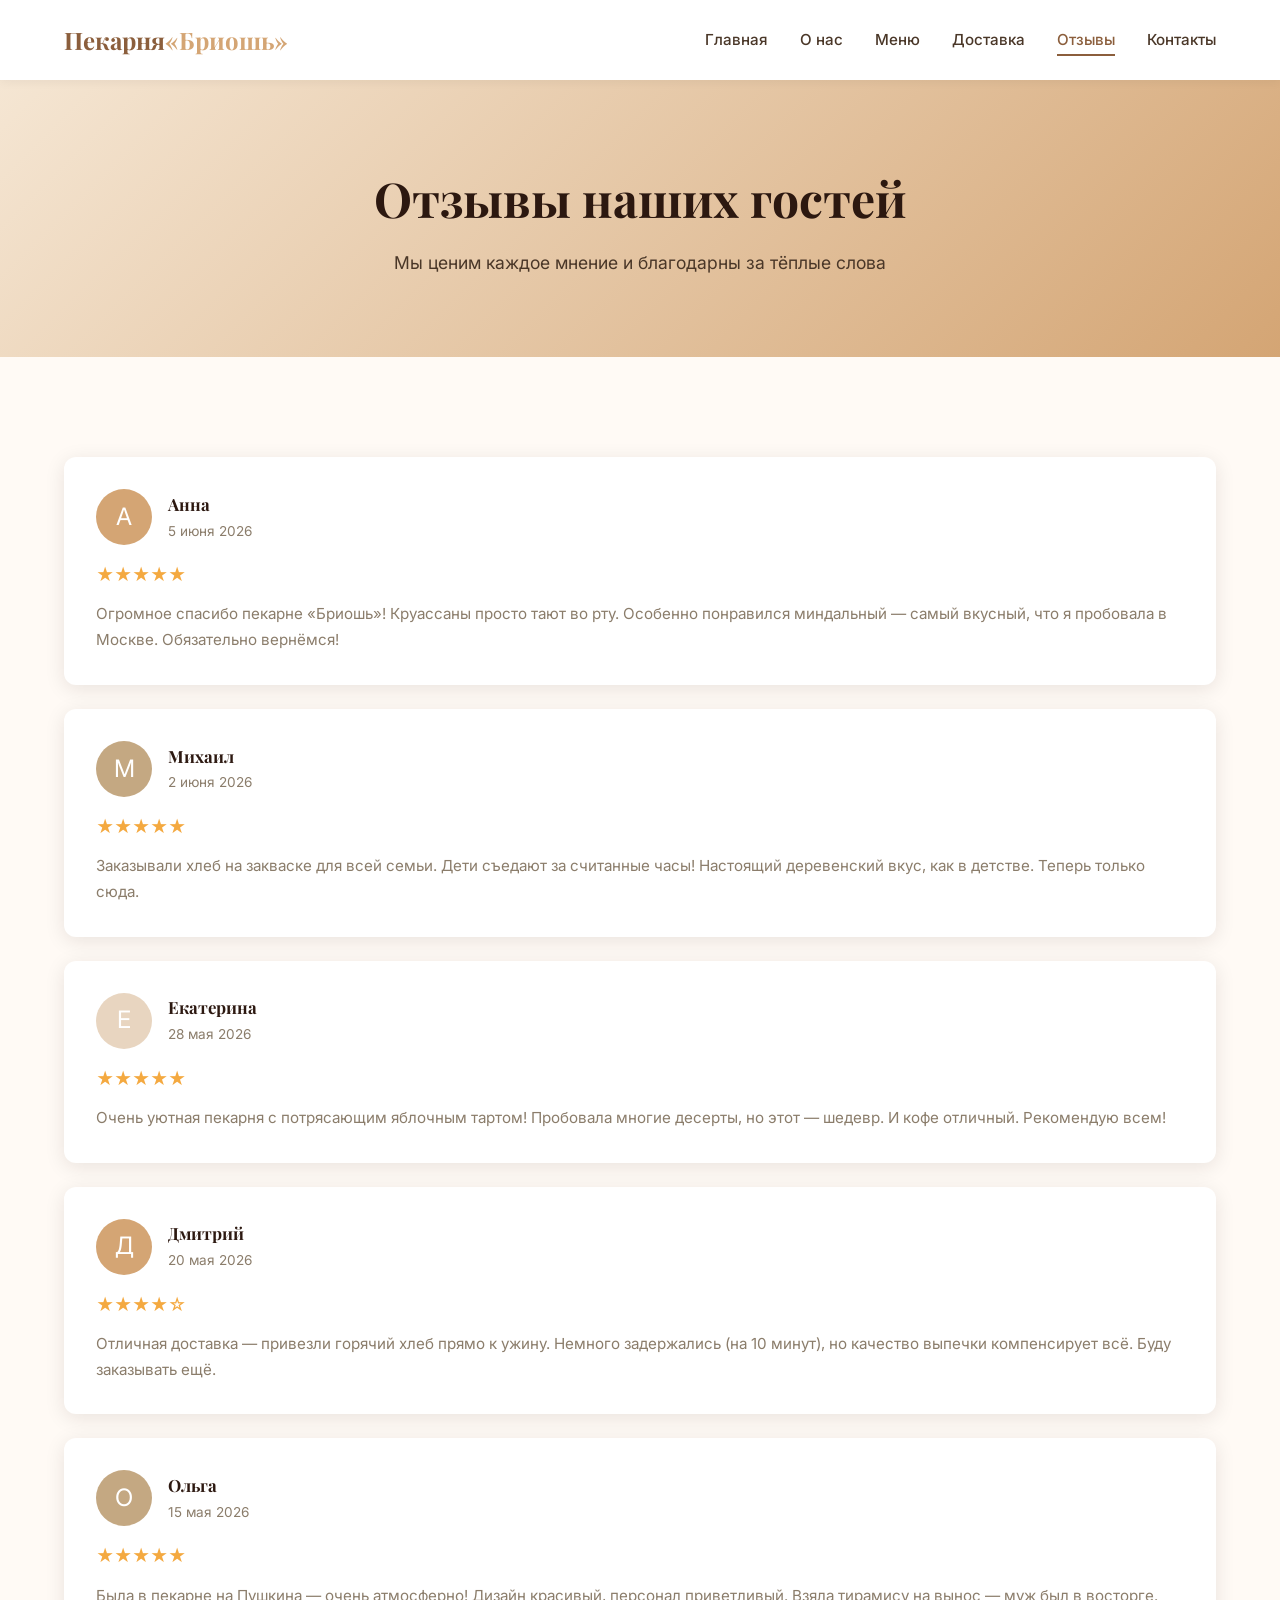
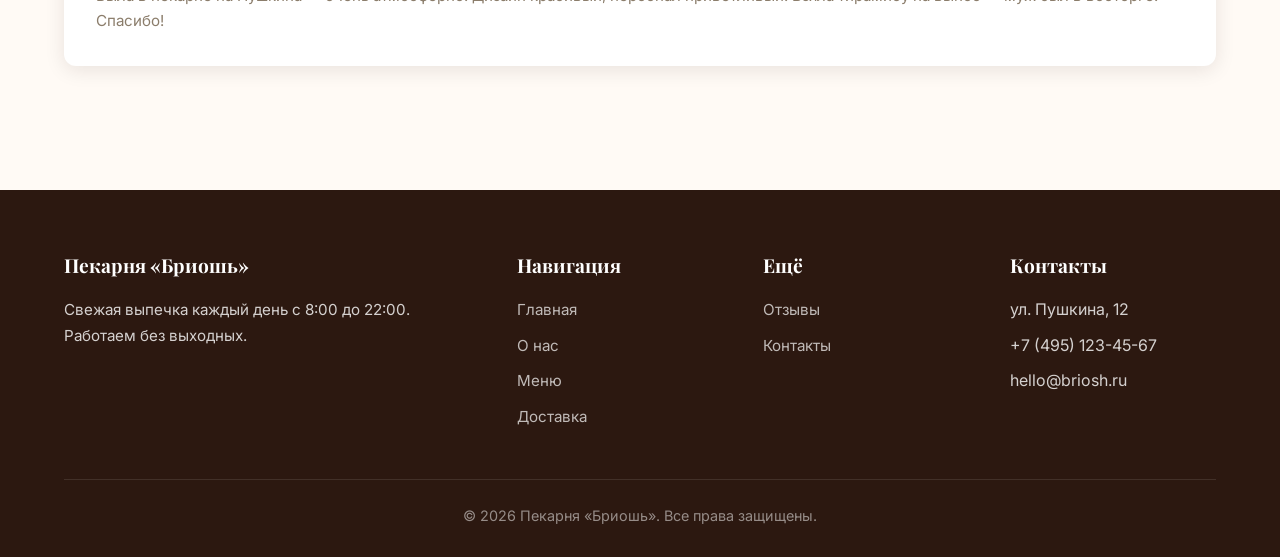
<file: reviews.html>
<!DOCTYPE html>
<html lang="ru">
<head>
  <meta charset="UTF-8">
  <meta name="viewport" content="width=device-width, initial-scale=1.0">
  <title>Отзывы — Пекарня «Бриошь»</title>
  <link rel="stylesheet" href="styles.css">
</head>
<body>

<header class="header">
  <div class="container header-inner">
    <a href="index.html" class="logo">Пекарня<span>«Бриошь»</span></a>
    <nav class="nav">
      <a href="index.html">Главная</a>
      <a href="about.html">О нас</a>
      <a href="menu.html">Меню</a>
      <a href="delivery.html">Доставка</a>
      <a href="reviews.html">Отзывы</a>
      <a href="contacts.html">Контакты</a>
    </nav>
    <button class="burger" aria-label="Меню">
      <span></span><span></span><span></span>
    </button>
  </div>
</header>

<section class="page-header">
  <div class="container">
    <h1>Отзывы наших гостей</h1>
    <p>Мы ценим каждое мнение и благодарны за тёплые слова</p>
  </div>
</section>

<section class="section">
  <div class="container">

    <div class="review-card fade-in">
      <div class="review-header">
        <div class="review-avatar" style="background: #D4A574; display: flex; align-items: center; justify-content: center; font-size: 1.5rem; color: white;">А</div>
        <div class="review-author">
          <h4>Анна</h4>
          <span class="date">5 июня 2026</span>
        </div>
      </div>
      <div class="review-stars">★★★★★</div>
      <p class="review-text">Огромное спасибо пекарне «Бриошь»! Круассаны просто тают во рту. Особенно понравился миндальный — самый вкусный, что я пробовала в Москве. Обязательно вернёмся!</p>
    </div>

    <div class="review-card fade-in">
      <div class="review-header">
        <div class="review-avatar" style="background: #C4A882; display: flex; align-items: center; justify-content: center; font-size: 1.5rem; color: white;">М</div>
        <div class="review-author">
          <h4>Михаил</h4>
          <span class="date">2 июня 2026</span>
        </div>
      </div>
      <div class="review-stars">★★★★★</div>
      <p class="review-text">Заказывали хлеб на закваске для всей семьи. Дети съедают за считанные часы! Настоящий деревенский вкус, как в детстве. Теперь только сюда.</p>
    </div>

    <div class="review-card fade-in">
      <div class="review-header">
        <div class="review-avatar" style="background: #E8D5C0; display: flex; align-items: center; justify-content: center; font-size: 1.5rem; color: white;">Е</div>
        <div class="review-author">
          <h4>Екатерина</h4>
          <span class="date">28 мая 2026</span>
        </div>
      </div>
      <div class="review-stars">★★★★★</div>
      <p class="review-text">Очень уютная пекарня с потрясающим яблочным тартом! Пробовала многие десерты, но этот — шедевр. И кофе отличный. Рекомендую всем!</p>
    </div>

    <div class="review-card fade-in">
      <div class="review-header">
        <div class="review-avatar" style="background: #D4A574; display: flex; align-items: center; justify-content: center; font-size: 1.5rem; color: white;">Д</div>
        <div class="review-author">
          <h4>Дмитрий</h4>
          <span class="date">20 мая 2026</span>
        </div>
      </div>
      <div class="review-stars">★★★★☆</div>
      <p class="review-text">Отличная доставка — привезли горячий хлеб прямо к ужину. Немного задержались (на 10 минут), но качество выпечки компенсирует всё. Буду заказывать ещё.</p>
    </div>

    <div class="review-card fade-in">
      <div class="review-header">
        <div class="review-avatar" style="background: #C4A882; display: flex; align-items: center; justify-content: center; font-size: 1.5rem; color: white;">О</div>
        <div class="review-author">
          <h4>Ольга</h4>
          <span class="date">15 мая 2026</span>
        </div>
      </div>
      <div class="review-stars">★★★★★</div>
      <p class="review-text">Была в пекарне на Пушкина — очень атмосферно! Дизайн красивый, персонал приветливый. Взяла тирамису на вынос — муж был в восторге. Спасибо!</p>
    </div>

  </div>
</section>

<footer class="footer">
  <div class="container">
    <div class="footer-grid">
      <div>
        <h3>Пекарня «Бриошь»</h3>
        <p>Свежая выпечка каждый день с 8:00 до 22:00. Работаем без выходных.</p>
      </div>
      <div>
        <h3>Навигация</h3>
        <ul class="footer-links">
          <li><a href="index.html">Главная</a></li>
          <li><a href="about.html">О нас</a></li>
          <li><a href="menu.html">Меню</a></li>
          <li><a href="delivery.html">Доставка</a></li>
        </ul>
      </div>
      <div>
        <h3>Ещё</h3>
        <ul class="footer-links">
          <li><a href="reviews.html">Отзывы</a></li>
          <li><a href="contacts.html">Контакты</a></li>
        </ul>
      </div>
      <div>
        <h3>Контакты</h3>
        <ul class="footer-links">
          <li>ул. Пушкина, 12</li>
          <li>+7 (495) 123-45-67</li>
          <li>hello@briosh.ru</li>
        </ul>
      </div>
    </div>
    <div class="footer-bottom">
      © 2026 Пекарня «Бриошь». Все права защищены.
    </div>
  </div>
</footer>

<script src="script.js"></script>
</body>
</html>
</file>
<file: styles.css>
@import url('https://fonts.googleapis.com/css2?family=Playfair+Display:wght@400;600;700&family=Inter:wght@300;400;500;600&display=swap');

:root {
  --primary: #8B5E3C;
  --primary-dark: #6B4226;
  --secondary: #D4A574;
  --accent: #F5E6D3;
  --bg: #FFFAF5;
  --dark: #2C1810;
  --text: #4A3728;
  --text-light: #8B7D6B;
  --white: #FFFFFF;
  --shadow: 0 4px 20px rgba(44, 24, 16, 0.1);
  --radius: 12px;
}

* {
  margin: 0;
  padding: 0;
  box-sizing: border-box;
}

html {
  scroll-behavior: smooth;
}

body {
  font-family: 'Inter', sans-serif;
  color: var(--text);
  background: var(--bg);
  line-height: 1.6;
}

h1, h2, h3, h4 {
  font-family: 'Playfair Display', serif;
  color: var(--dark);
}

.container {
  max-width: 1200px;
  margin: 0 auto;
  padding: 0 24px;
}

/* Header */
.header {
  background: var(--white);
  box-shadow: 0 2px 10px rgba(0,0,0,0.05);
  position: fixed;
  top: 0;
  left: 0;
  right: 0;
  z-index: 100;
}

.header-inner {
  display: flex;
  align-items: center;
  justify-content: space-between;
  height: 80px;
}

.logo {
  font-family: 'Playfair Display', serif;
  font-size: 1.5rem;
  font-weight: 700;
  color: var(--primary);
  text-decoration: none;
}

.logo span {
  color: var(--secondary);
}

.nav {
  display: flex;
  gap: 32px;
}

.nav a {
  text-decoration: none;
  color: var(--text);
  font-weight: 500;
  font-size: 0.95rem;
  transition: color 0.3s;
  position: relative;
}

.nav a::after {
  content: '';
  position: absolute;
  bottom: -4px;
  left: 0;
  width: 0;
  height: 2px;
  background: var(--primary);
  transition: width 0.3s;
}

.nav a:hover,
.nav a.active {
  color: var(--primary);
}

.nav a:hover::after,
.nav a.active::after {
  width: 100%;
}

.burger {
  display: none;
  flex-direction: column;
  gap: 5px;
  background: none;
  border: none;
  cursor: pointer;
  padding: 4px;
}

.burger span {
  display: block;
  width: 28px;
  height: 2px;
  background: var(--dark);
  transition: all 0.3s;
}

/* Hero */
.hero {
  margin-top: 80px;
  min-height: calc(100vh - 80px);
  display: flex;
  align-items: center;
  background: linear-gradient(135deg, var(--accent) 0%, #E8D5C0 50%, var(--secondary) 100%);
  position: relative;
  overflow: hidden;
}

.hero::before {
  content: '';
  position: absolute;
  top: -50%;
  right: -20%;
  width: 600px;
  height: 600px;
  border-radius: 50%;
  background: rgba(139, 94, 60, 0.08);
}

.hero::after {
  content: '';
  position: absolute;
  bottom: -30%;
  left: -10%;
  width: 400px;
  height: 400px;
  border-radius: 50%;
  background: rgba(212, 165, 116, 0.1);
}

.hero-content {
  position: relative;
  z-index: 1;
  max-width: 600px;
}

.hero h1 {
  font-size: 3.5rem;
  line-height: 1.15;
  margin-bottom: 20px;
}

.hero p {
  font-size: 1.15rem;
  color: var(--text);
  margin-bottom: 32px;
  max-width: 480px;
}

.btn {
  display: inline-flex;
  align-items: center;
  gap: 8px;
  padding: 14px 32px;
  border-radius: 8px;
  font-weight: 600;
  font-size: 1rem;
  text-decoration: none;
  transition: all 0.3s;
  cursor: pointer;
  border: none;
}

.btn-primary {
  background: var(--primary);
  color: var(--white);
}

.btn-primary:hover {
  background: var(--primary-dark);
  transform: translateY(-2px);
  box-shadow: 0 8px 24px rgba(139, 94, 60, 0.3);
}

.btn-outline {
  background: transparent;
  color: var(--primary);
  border: 2px solid var(--primary);
}

.btn-outline:hover {
  background: var(--primary);
  color: var(--white);
}

.hero-buttons {
  display: flex;
  gap: 16px;
  flex-wrap: wrap;
}

/* Sections */
.section {
  padding: 100px 0;
}

.section-title {
  font-size: 2.5rem;
  text-align: center;
  margin-bottom: 12px;
}

.section-subtitle {
  text-align: center;
  color: var(--text-light);
  margin-bottom: 60px;
  font-size: 1.1rem;
}

/* Featured */
.featured-grid {
  display: grid;
  grid-template-columns: repeat(auto-fit, minmax(260px, 1fr));
  gap: 30px;
}

.product-card {
  background: var(--white);
  border-radius: var(--radius);
  overflow: hidden;
  box-shadow: var(--shadow);
  transition: transform 0.3s, box-shadow 0.3s;
}

.product-card:hover {
  transform: translateY(-6px);
  box-shadow: 0 12px 32px rgba(44, 24, 16, 0.15);
}

.product-img {
  width: 100%;
  height: 220px;
  object-fit: cover;
  display: block;
  background: var(--accent);
}

.product-body {
  padding: 24px;
}

.product-body h3 {
  font-size: 1.2rem;
  margin-bottom: 8px;
}

.product-body p {
  color: var(--text-light);
  font-size: 0.95rem;
  margin-bottom: 16px;
}

.product-footer {
  display: flex;
  align-items: center;
  justify-content: space-between;
}

.product-price {
  font-family: 'Playfair Display', serif;
  font-size: 1.3rem;
  font-weight: 700;
  color: var(--primary);
}

.btn-small {
  padding: 8px 20px;
  font-size: 0.9rem;
  border-radius: 6px;
}

/* About preview */
.about-preview {
  display: grid;
  grid-template-columns: 1fr 1fr;
  gap: 60px;
  align-items: center;
}

.about-preview-img {
  width: 100%;
  height: 400px;
  object-fit: cover;
  border-radius: var(--radius);
  background: var(--accent);
}

.about-preview h2 {
  font-size: 2.2rem;
  margin-bottom: 20px;
}

.about-preview p {
  color: var(--text-light);
  margin-bottom: 24px;
  font-size: 1.05rem;
}

/* Stats */
.stats-grid {
  display: grid;
  grid-template-columns: repeat(auto-fit, minmax(200px, 1fr));
  gap: 30px;
  text-align: center;
}

.stat-item {
  background: var(--white);
  padding: 40px 20px;
  border-radius: var(--radius);
  box-shadow: var(--shadow);
}

.stat-number {
  font-family: 'Playfair Display', serif;
  font-size: 2.8rem;
  font-weight: 700;
  color: var(--primary);
  display: block;
}

.stat-label {
  color: var(--text-light);
  margin-top: 8px;
  font-size: 1rem;
}

/* Footer */
.footer {
  background: var(--dark);
  color: rgba(255,255,255,0.8);
  padding: 60px 0 30px;
}

.footer-grid {
  display: grid;
  grid-template-columns: 2fr 1fr 1fr 1fr;
  gap: 40px;
  margin-bottom: 40px;
}

.footer h3 {
  color: var(--white);
  font-size: 1.2rem;
  margin-bottom: 16px;
}

.footer p {
  font-size: 0.95rem;
  line-height: 1.7;
}

.footer-links {
  list-style: none;
}

.footer-links li {
  margin-bottom: 10px;
}

.footer-links a {
  color: rgba(255,255,255,0.7);
  text-decoration: none;
  transition: color 0.3s;
  font-size: 0.95rem;
}

.footer-links a:hover {
  color: var(--secondary);
}

.footer-bottom {
  border-top: 1px solid rgba(255,255,255,0.1);
  padding-top: 24px;
  text-align: center;
  font-size: 0.9rem;
  color: rgba(255,255,255,0.5);
}

/* Page Header */
.page-header {
  margin-top: 80px;
  padding: 80px 0;
  background: linear-gradient(135deg, var(--accent), var(--secondary));
  text-align: center;
}

.page-header h1 {
  font-size: 3rem;
  margin-bottom: 12px;
}

.page-header p {
  color: var(--text);
  font-size: 1.1rem;
  max-width: 600px;
  margin: 0 auto;
}

/* About Page */
.about-story {
  display: grid;
  grid-template-columns: 1fr 1fr;
  gap: 60px;
  align-items: center;
}

.about-story-img {
  width: 100%;
  height: 450px;
  object-fit: cover;
  border-radius: var(--radius);
  background: var(--accent);
}

.about-story h2 {
  font-size: 2.2rem;
  margin-bottom: 20px;
}

.about-story p {
  color: var(--text-light);
  margin-bottom: 16px;
  font-size: 1.05rem;
}

.team-grid {
  display: grid;
  grid-template-columns: repeat(auto-fit, minmax(240px, 1fr));
  gap: 30px;
}

.team-card {
  text-align: center;
  background: var(--white);
  padding: 40px 20px;
  border-radius: var(--radius);
  box-shadow: var(--shadow);
  transition: transform 0.3s;
}

.team-card:hover {
  transform: translateY(-4px);
}

.team-img {
  width: 120px;
  height: 120px;
  border-radius: 50%;
  object-fit: cover;
  background: var(--accent);
  margin-bottom: 16px;
}

.team-card h3 {
  font-size: 1.15rem;
  margin-bottom: 4px;
}

.team-card .role {
  color: var(--primary);
  font-size: 0.9rem;
  font-weight: 500;
}

/* Menu Page */
.menu-tabs {
  display: flex;
  justify-content: center;
  gap: 12px;
  margin-bottom: 48px;
  flex-wrap: wrap;
}

.menu-tab {
  padding: 10px 24px;
  border-radius: 24px;
  border: 2px solid var(--primary);
  background: transparent;
  color: var(--primary);
  font-weight: 600;
  font-size: 0.95rem;
  cursor: pointer;
  transition: all 0.3s;
}

.menu-tab.active,
.menu-tab:hover {
  background: var(--primary);
  color: var(--white);
}

.menu-grid {
  display: grid;
  grid-template-columns: repeat(auto-fit, minmax(280px, 1fr));
  gap: 24px;
}

.menu-item {
  background: var(--white);
  border-radius: var(--radius);
  padding: 24px;
  box-shadow: var(--shadow);
  display: flex;
  gap: 20px;
  transition: transform 0.3s;
}

.menu-item:hover {
  transform: translateY(-3px);
}

.menu-item-img {
  width: 100px;
  height: 100px;
  border-radius: 8px;
  object-fit: cover;
  flex-shrink: 0;
  background: var(--accent);
}

.menu-item-info {
  flex: 1;
}

.menu-item-info h3 {
  font-size: 1.1rem;
  margin-bottom: 6px;
}

.menu-item-info .desc {
  color: var(--text-light);
  font-size: 0.9rem;
  margin-bottom: 12px;
}

.menu-item-info .price {
  font-family: 'Playfair Display', serif;
  font-size: 1.2rem;
  font-weight: 700;
  color: var(--primary);
}

/* Contacts Page */
.contact-grid {
  display: grid;
  grid-template-columns: 1fr 1fr;
  gap: 60px;
}

.contact-info h2 {
  font-size: 2rem;
  margin-bottom: 24px;
}

.contact-detail {
  display: flex;
  gap: 16px;
  margin-bottom: 24px;
  align-items: flex-start;
}

.contact-icon {
  width: 48px;
  height: 48px;
  background: var(--accent);
  border-radius: 12px;
  display: flex;
  align-items: center;
  justify-content: center;
  font-size: 1.3rem;
  flex-shrink: 0;
}

.contact-detail h4 {
  font-size: 1rem;
  margin-bottom: 4px;
}

.contact-detail p {
  color: var(--text-light);
  font-size: 0.95rem;
}

.contact-form {
  background: var(--white);
  padding: 40px;
  border-radius: var(--radius);
  box-shadow: var(--shadow);
}

.form-group {
  margin-bottom: 20px;
}

.form-group label {
  display: block;
  font-weight: 500;
  margin-bottom: 6px;
  font-size: 0.95rem;
}

.form-group input,
.form-group textarea,
.form-group select {
  width: 100%;
  padding: 12px 16px;
  border: 2px solid #E8DDD5;
  border-radius: 8px;
  font-family: 'Inter', sans-serif;
  font-size: 0.95rem;
  transition: border-color 0.3s;
  background: var(--bg);
}

.form-group input:focus,
.form-group textarea:focus {
  outline: none;
  border-color: var(--primary);
}

.form-group textarea {
  min-height: 120px;
  resize: vertical;
}

/* Reviews Page */
.review-card {
  background: var(--white);
  padding: 32px;
  border-radius: var(--radius);
  box-shadow: var(--shadow);
  margin-bottom: 24px;
  transition: transform 0.3s;
}

.review-card:hover {
  transform: translateY(-4px);
}

.review-header {
  display: flex;
  align-items: center;
  gap: 16px;
  margin-bottom: 16px;
}

.review-avatar {
  width: 56px;
  height: 56px;
  border-radius: 50%;
  object-fit: cover;
  background: var(--accent);
}

.review-author h4 {
  font-size: 1.05rem;
}

.review-author .date {
  color: var(--text-light);
  font-size: 0.85rem;
}

.review-stars {
  color: #F4A940;
  font-size: 1.1rem;
  margin-bottom: 12px;
}

.review-text {
  color: var(--text-light);
  font-size: 0.95rem;
  line-height: 1.7;
}

/* Delivery Page */
.delivery-grid {
  display: grid;
  grid-template-columns: repeat(auto-fit, minmax(300px, 1fr));
  gap: 30px;
}

.delivery-card {
  background: var(--white);
  padding: 40px 30px;
  border-radius: var(--radius);
  box-shadow: var(--shadow);
  text-align: center;
  transition: transform 0.3s;
}

.delivery-card:hover {
  transform: translateY(-4px);
}

.delivery-icon {
  font-size: 3rem;
  margin-bottom: 20px;
}

.delivery-card h3 {
  font-size: 1.3rem;
  margin-bottom: 12px;
}

.delivery-card p {
  color: var(--text-light);
  font-size: 0.95rem;
}

.price-table {
  width: 100%;
  border-collapse: collapse;
  background: var(--white);
  border-radius: var(--radius);
  overflow: hidden;
  box-shadow: var(--shadow);
  margin-top: 48px;
}

.price-table th,
.price-table td {
  padding: 16px 24px;
  text-align: left;
}

.price-table th {
  background: var(--primary);
  color: var(--white);
  font-weight: 600;
  font-size: 0.95rem;
}

.price-table td {
  border-bottom: 1px solid #F0E8E0;
  font-size: 0.95rem;
}

.price-table tr:last-child td {
  border-bottom: none;
}

.price-table tr:hover td {
  background: var(--accent);
}

/* Animations */
.fade-in {
  opacity: 0;
  transform: translateY(30px);
  transition: opacity 0.6s ease, transform 0.6s ease;
}

.fade-in.visible {
  opacity: 1;
  transform: translateY(0);
}

/* Mobile */
@media (max-width: 768px) {
  .burger {
    display: flex;
  }

  .nav {
    display: none;
    position: absolute;
    top: 80px;
    left: 0;
    right: 0;
    background: var(--white);
    flex-direction: column;
    padding: 24px;
    gap: 16px;
    box-shadow: 0 8px 24px rgba(0,0,0,0.1);
  }

  .nav.open {
    display: flex;
  }

  .hero h1 {
    font-size: 2.4rem;
  }

  .section-title {
    font-size: 2rem;
  }

  .about-preview {
    grid-template-columns: 1fr;
    gap: 30px;
  }

  .about-preview-img {
    height: 280px;
  }

  .contact-grid {
    grid-template-columns: 1fr;
  }

  .about-story {
    grid-template-columns: 1fr;
  }

  .about-story-img {
    height: 280px;
  }

  .footer-grid {
    grid-template-columns: 1fr;
    gap: 30px;
  }

  .menu-item {
    flex-direction: column;
  }

  .menu-item-img {
    width: 100%;
    height: 180px;
  }

  .contact-form {
    padding: 24px;
  }

  .page-header h1 {
    font-size: 2.2rem;
  }

  .hero-buttons {
    flex-direction: column;
  }

  .stats-grid {
    grid-template-columns: 1fr 1fr;
  }
}
</file>
